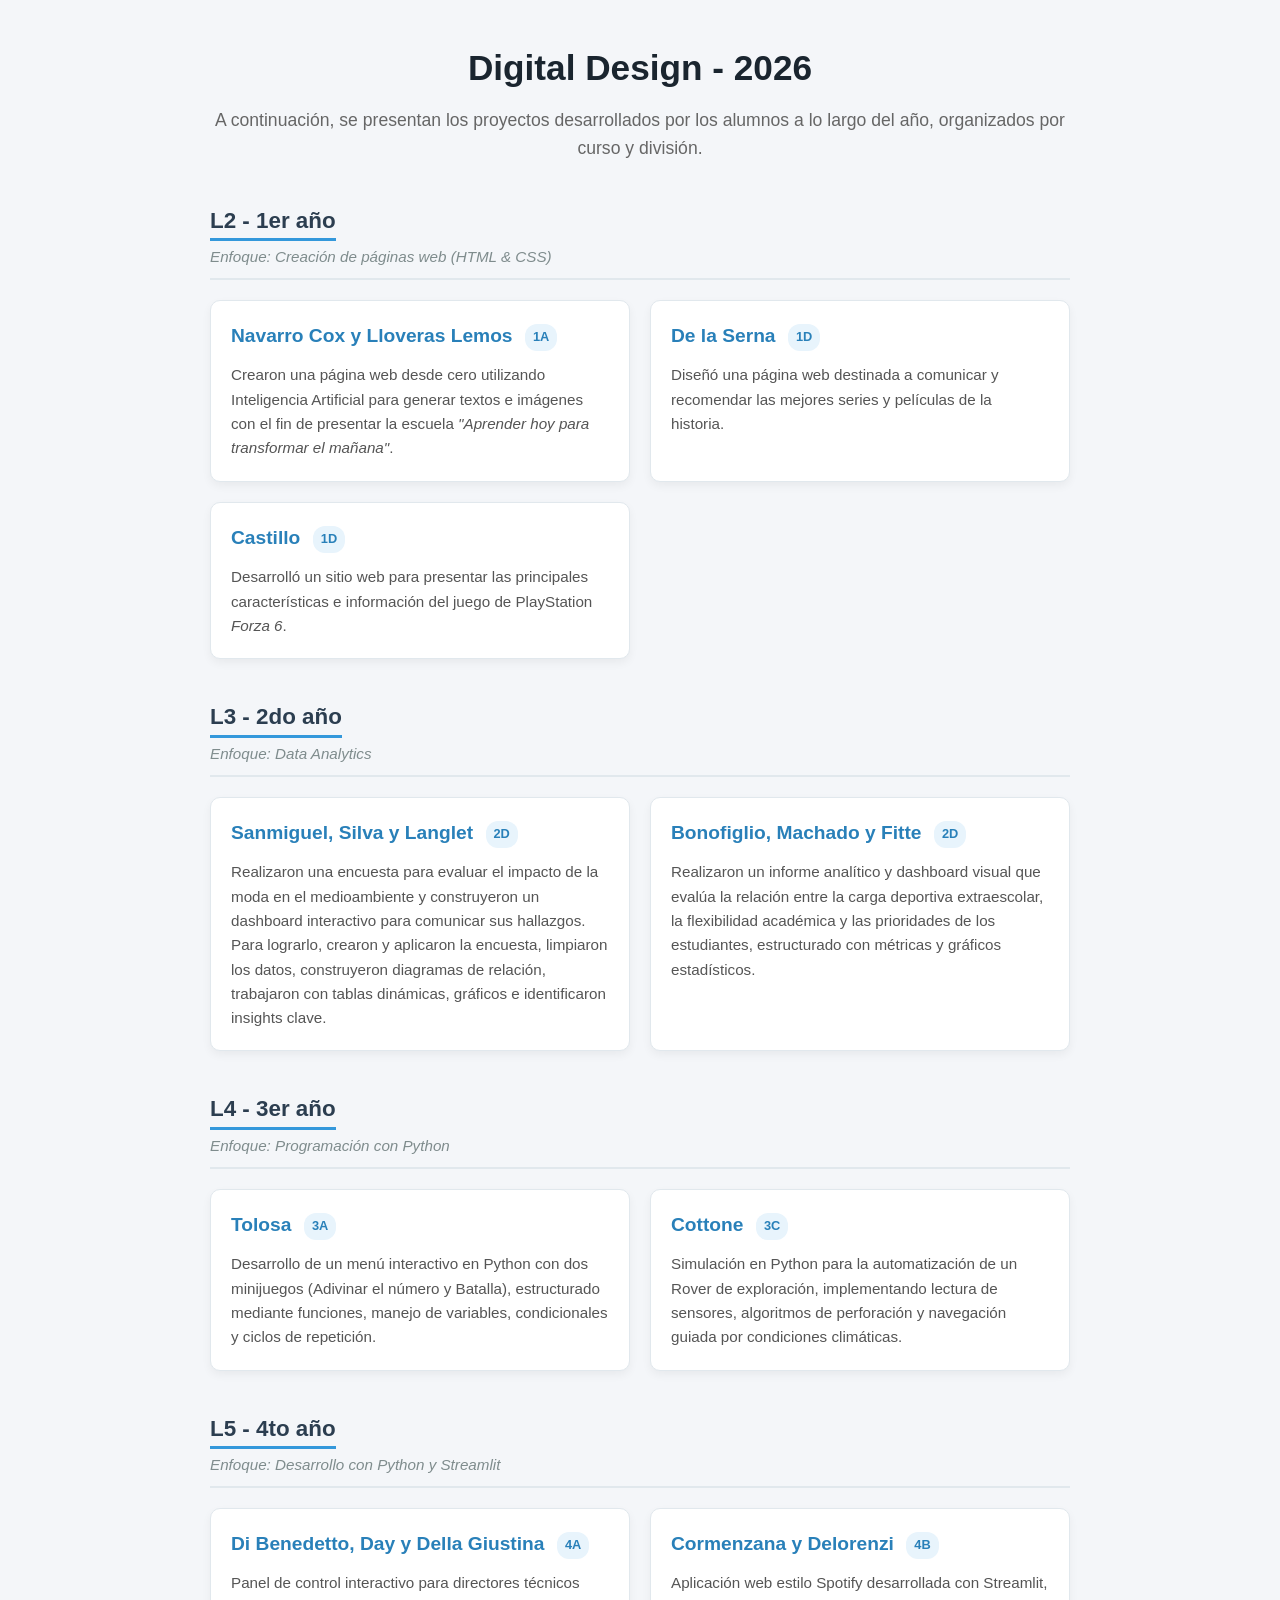
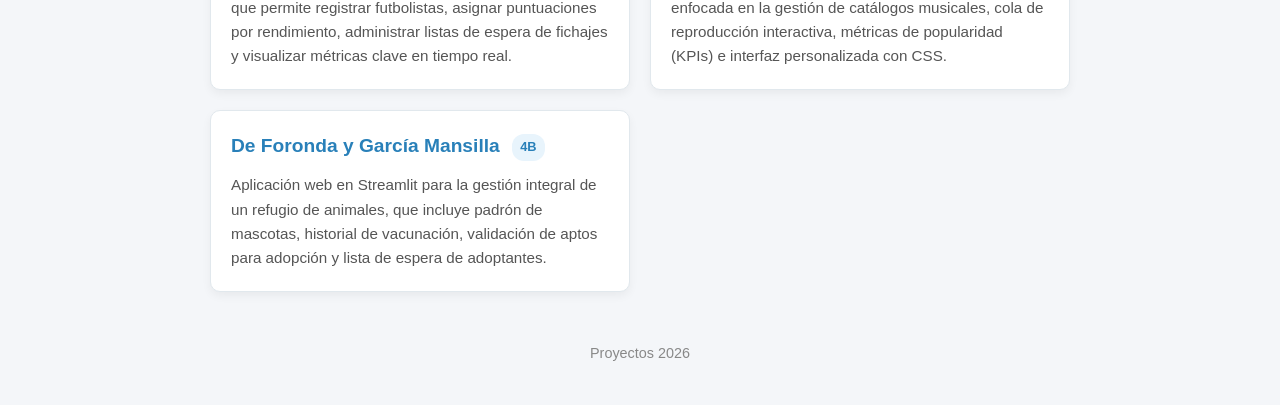
<file: index.html>
<!DOCTYPE html>
<html lang="es">
<head>
    <meta charset="UTF-8">
    <meta name="viewport" content="width=device-width, initial-scale=1.0">
    <title>Digital Design 2026</title>
    <style>
        * {
            box-sizing: border-box;
            margin: 0;
            padding: 0;
        }

        body { 
            font-family: 'Segoe UI', Tahoma, Geneva, Verdana, sans-serif; 
            max-width: 900px; 
            margin: 0 auto; 
            padding: 40px 20px; 
            line-height: 1.6; 
            background-color: #f4f6f9;
            color: #333;
        }

        header {
            text-align: center;
            margin-bottom: 40px;
        }

        h1 {
            color: #1a252f;
            font-size: 2.2rem;
            margin-bottom: 10px;
        }

        header p {
            color: #666;
            font-size: 1.1rem;
        }

        /* Secciones por Cursos */
        .seccion-curso {
            margin-bottom: 40px;
        }

        .header-curso {
            margin-bottom: 20px;
            border-bottom: 2px solid #e1e8ed;
            padding-bottom: 8px;
        }

        .titulo-curso {
            display: inline-block;
            font-size: 1.4rem;
            color: #2c3e50;
            border-bottom: 3px solid #3498db;
            margin-bottom: 4px;
        }

        .subtitulo-curso {
            font-size: 0.95rem;
            color: #7f8c8d;
            font-style: italic;
        }

        /* Grilla de Tarjetas */
        .grid-alumnos {
            display: grid;
            grid-template-columns: repeat(auto-fit, minmax(280px, 1fr));
            gap: 20px;
            list-style: none;
            padding: 0;
        }

        .card {
            background-color: #ffffff;
            border-radius: 10px;
            padding: 20px;
            box-shadow: 0 4px 10px rgba(0, 0, 0, 0.05);
            border: 1px solid #e1e8ed;
            transition: transform 0.2s ease, box-shadow 0.2s ease;
            display: flex;
            flex-direction: column;
            justify-content: space-between;
        }

        .card:hover {
            transform: translateY(-4px);
            box-shadow: 0 8px 18px rgba(0, 0, 0, 0.1);
        }

        .card-header {
            margin-bottom: 12px;
        }

        .card-header a { 
            text-decoration: none; 
            color: #2980b9; 
            font-weight: bold; 
            font-size: 1.2rem; 
            display: inline-block;
        }

        .card-header a:hover { 
            color: #16a085; 
            text-decoration: underline; 
        }

        .tag-curso {
            display: inline-block;
            background-color: #e8f4fc;
            color: #2980b9;
            font-size: 0.8rem;
            font-weight: bold;
            padding: 3px 8px;
            border-radius: 12px;
            margin-left: 8px;
            vertical-align: middle;
        }

        .card-descripcion {
            font-size: 0.95rem;
            color: #555;
        }

        .proximamente {
            color: #95a5a6;
            font-size: 0.95rem;
            background: #fff;
            padding: 15px;
            border-radius: 8px;
            border: 1px dashed #ccc;
            text-align: center;
        }

        footer {
            text-align: center;
            margin-top: 50px;
            font-size: 0.9rem;
            color: #888;
        }
    </style>
</head>
<body>

    <header>
        <h1>Digital Design - 2026</h1>
        <p>A continuación, se presentan los proyectos desarrollados por los alumnos a lo largo del año, organizados por curso y división.</p>
    </header>

    <!-- SECCIÓN L2 -->
    <section class="seccion-curso">
        <div class="header-curso">
            <h2 class="titulo-curso">L2 - 1er año</h2>
            <p class="subtitulo-curso">Enfoque: Creación de páginas web (HTML & CSS)</p>
        </div>
        
        <ul class="grid-alumnos">
            <li class="card">
                <div>
                    <div class="card-header">
                        <a href="L2/Trabajo_Alumno3/index.html">Navarro Cox y Lloveras Lemos</a>
                        <span class="tag-curso">1A</span>
                    </div>
                    <p class="card-descripcion">
                        Crearon una página web desde cero utilizando Inteligencia Artificial para generar textos e imágenes con el fin de presentar la escuela <em>"Aprender hoy para transformar el mañana"</em>.
                    </p>
                </div>
            </li>

            <li class="card">
                <div>
                    <div class="card-header">
                        <a href="L2/Trabajo_Alumno1/index.html">De la Serna</a>
                        <span class="tag-curso">1D</span>
                    </div>
                    <p class="card-descripcion">
                        Diseñó una página web destinada a comunicar y recomendar las mejores series y películas de la historia.
                    </p>
                </div>
            </li>

            <li class="card">
                <div>
                    <div class="card-header">
                        <a href="L2/Trabajo_Alumno2/index.html">Castillo</a>
                        <span class="tag-curso">1D</span>
                    </div>
                    <p class="card-descripcion">
                        Desarrolló un sitio web para presentar las principales características e información del juego de PlayStation <em>Forza 6</em>.
                    </p>
                </div>
            </li>
        </ul>
    </section>

    <!-- SECCIÓN L3 -->
    <section class="seccion-curso">
        <div class="header-curso">
            <h2 class="titulo-curso">L3 - 2do año</h2>
            <p class="subtitulo-curso">Enfoque: Data Analytics</p>
        </div>
        
        <ul class="grid-alumnos">
            <li class="card">
                <div>
                    <div class="card-header">
                        <a href="L3/Grupo_1/index.html">Sanmiguel, Silva y Langlet</a>
                        <span class="tag-curso">2D</span>
                    </div>
                    <p class="card-descripcion">
                        Realizaron una encuesta para evaluar el impacto de la moda en el medioambiente y construyeron un dashboard interactivo para comunicar sus hallazgos. Para lograrlo, crearon y aplicaron la encuesta, limpiaron los datos, construyeron diagramas de relación, trabajaron con tablas dinámicas, gráficos e identificaron insights clave.
                    </p>
                </div>
            </li>
            <li class="card">
                <div>
                    <div class="card-header">
                        <a href="L3/Grupo_2/index.html">Bonofiglio, Machado y Fitte</a>
                        <span class="tag-curso">2D</span>
                    </div>
                    <p class="card-descripcion">
                        Realizaron un informe analítico y dashboard visual que evalúa la relación entre la carga deportiva extraescolar, la flexibilidad académica y las prioridades de los estudiantes, estructurado con métricas y gráficos estadísticos.
                    </p>
                </div>
            </li>
        </ul>
    </section>

    <!-- SECCIÓN L4 -->
    <section class="seccion-curso">
        <div class="header-curso">
            <h2 class="titulo-curso">L4 - 3er año</h2>
            <p class="subtitulo-curso">Enfoque: Programación con Python</p>
        </div>
        <ul class="grid-alumnos">
            <li class="card">
                <div>
                    <div class="card-header">
                        <a href="L4/Grupo_1/index.html">Tolosa</a>
                        <span class="tag-curso">3A</span>
                    </div>
                    <p class="card-descripcion">
                        Desarrollo de un menú interactivo en Python con dos minijuegos (Adivinar el número y Batalla), estructurado mediante funciones, manejo de variables, condicionales y ciclos de repetición.
                    </p>
                </div>
            </li>
            <li class="card">
                <div>
                    <div class="card-header">
                        <a href="L4/Grupo_2/index.html">Cottone</a>
                        <span class="tag-curso">3C</span>
                    </div>
                    <p class="card-descripcion">
                        Simulación en Python para la automatización de un Rover de exploración, implementando lectura de sensores, algoritmos de perforación y navegación guiada por condiciones climáticas.
                    </p>
                </div>
            </li>
           
        </ul>
    </section>

    <!-- SECCIÓN L5 -->
    <section class="seccion-curso">
        <div class="header-curso">
            <h2 class="titulo-curso">L5 - 4to año</h2>
            <p class="subtitulo-curso">Enfoque: Desarrollo con Python y Streamlit</p>
        </div>
        <ul class="grid-alumnos">
            <li class="card">
                <div>
                    <div class="card-header">
                        <a href="https://digitaldesign2026-grupo1-l5.streamlit.app/" target="_blank">Di Benedetto, Day y Della Giustina</a>
                        <span class="tag-curso">4A</span>
                    </div>
                    <p class="card-descripcion">
                        Panel de control interactivo para directores técnicos que permite registrar futbolistas, asignar puntuaciones por rendimiento, administrar listas de espera de fichajes y visualizar métricas clave en tiempo real.
                    </p>
                </div>
            </li>
            <li class="card">
                <div>
                    <div class="card-header">
                        <a href="https://digitaldesign2026-grupo2-l5.streamlit.app/" target="_blank">Cormenzana y Delorenzi</a>
                        <span class="tag-curso">4B</span>
                    </div>
                    <p class="card-descripcion">
                        Aplicación web estilo Spotify desarrollada con Streamlit, enfocada en la gestión de catálogos musicales, cola de reproducción interactiva, métricas de popularidad (KPIs) e interfaz personalizada con CSS.
                    </p>
                </div>
            </li>
            <li class="card">
                <div>
                    <div class="card-header">
                        <a href="https://digitaldesign2026-grupo3-l5.streamlit.app/" target="_blank">De Foronda y García Mansilla</a>
                        <span class="tag-curso">4B</span>
                    </div>
                    <p class="card-descripcion">
                        Aplicación web en Streamlit para la gestión integral de un refugio de animales, que incluye padrón de mascotas, historial de vacunación, validación de aptos para adopción y lista de espera de adoptantes.
                    </p>
                </div>
            </li>
            
        </ul>
    </section>

    <footer>
        <p>Proyectos 2026</p>
    </footer>

</body>
</html>
</file>
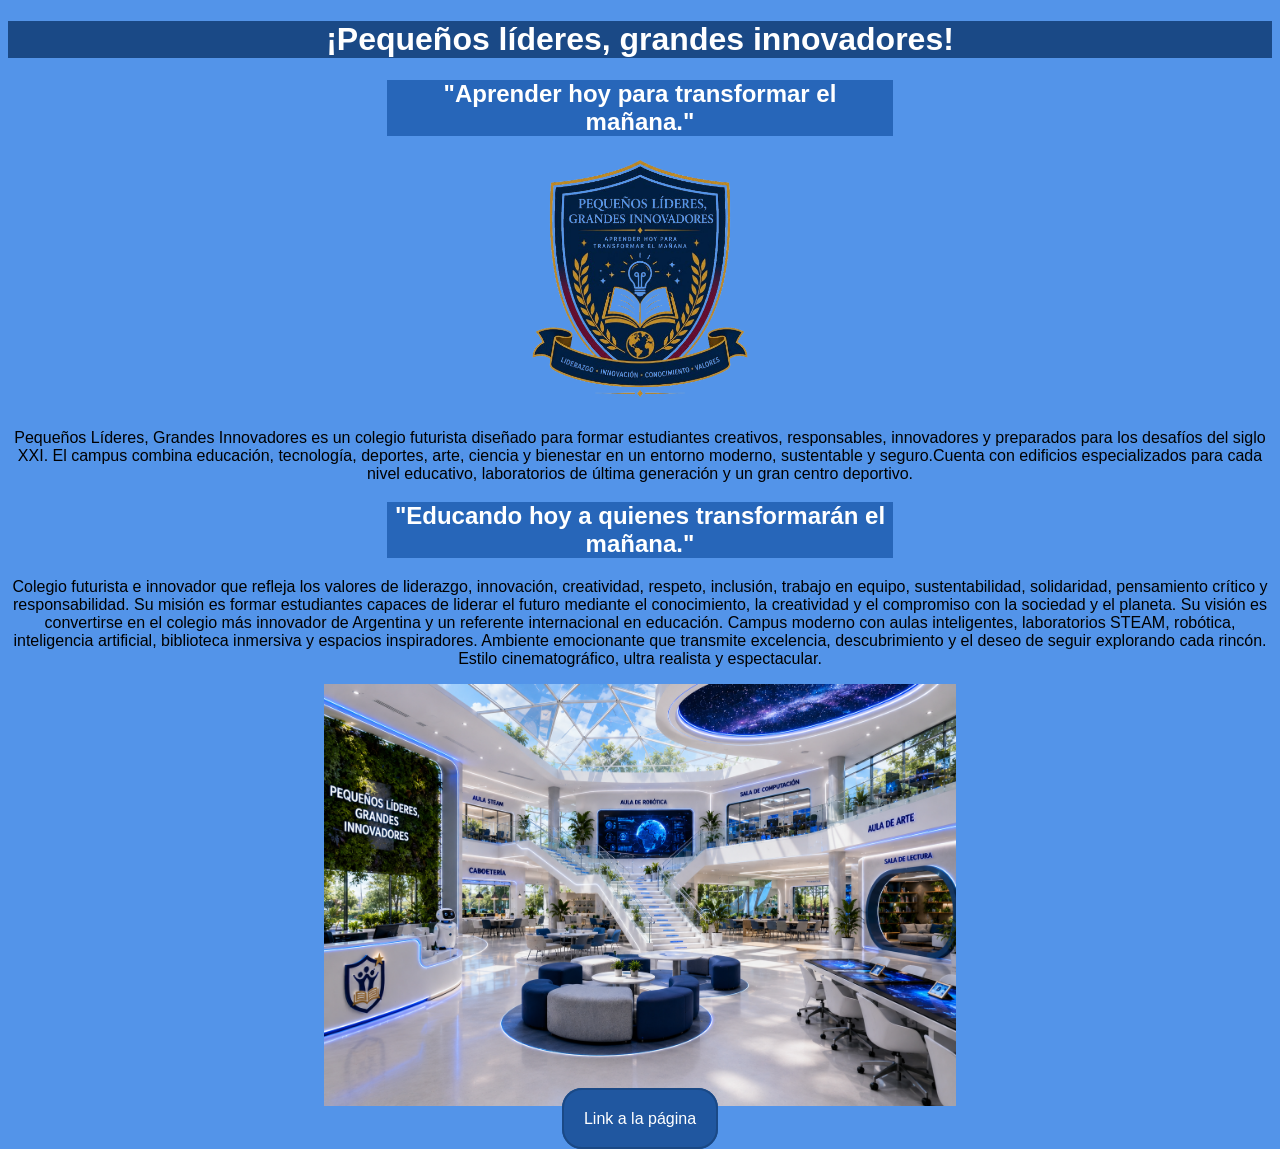
<file: L2/Trabajo Alumno 3/index.html>
<!DOCTYPE html>
<html lang="en">
<head>
    <meta charset="UTF-8">
    <meta name="viewport" content="width=device-width, initial-scale=1.0">
    <title>Mi escuela del futuro</title>
    <link rel="stylesheet" href="style.css">
</head>
<body>
    <header>
        <h1>¡Pequeños líderes, grandes innovadores!</h1>
    </header>

    <main>
        <h2>"Aprender hoy para transformar el mañana."</h2>
        <img src="imagen 7.png" alt="">
        <p>

         Pequeños Líderes, Grandes Innovadores es un colegio futurista diseñado para formar estudiantes creativos,
         responsables, innovadores y preparados para los desafíos del siglo XXI.
         El campus combina educación, tecnología, deportes, arte, ciencia y bienestar en un entorno moderno, 
         sustentable y seguro.Cuenta con edificios especializados para cada nivel educativo, laboratorios de última
         generación y un gran centro deportivo.

        </p>
       

        <h2>"Educando hoy a quienes transformarán el mañana."</h2>
       <p>Colegio futurista e innovador que refleja los valores de liderazgo, innovación, creatividad, respeto, inclusión, 
        trabajo en equipo, sustentabilidad, solidaridad, pensamiento crítico y responsabilidad. Su misión es formar
         estudiantes capaces de liderar el futuro mediante el conocimiento, la creatividad y el compromiso con la sociedad 
         y el planeta. Su visión es convertirse en el colegio más innovador de Argentina y un referente internacional en 
         educación. Campus moderno con aulas inteligentes, laboratorios STEAM, robótica, inteligencia artificial, biblioteca
         inmersiva y espacios inspiradores. Ambiente emocionante que transmite excelencia, 
        descubrimiento y el deseo de seguir explorando cada rincón. Estilo cinematográfico, ultra realista y espectacular.
    </p>
    <div class="imagenes2">

        <img src="imagen 6.png" alt="" class="imagen6">

    </div>

    
    </main>






    <footer>
        <a href="index1.html">Link a la página</a>
    </footer>






</body>
</html>
</file>
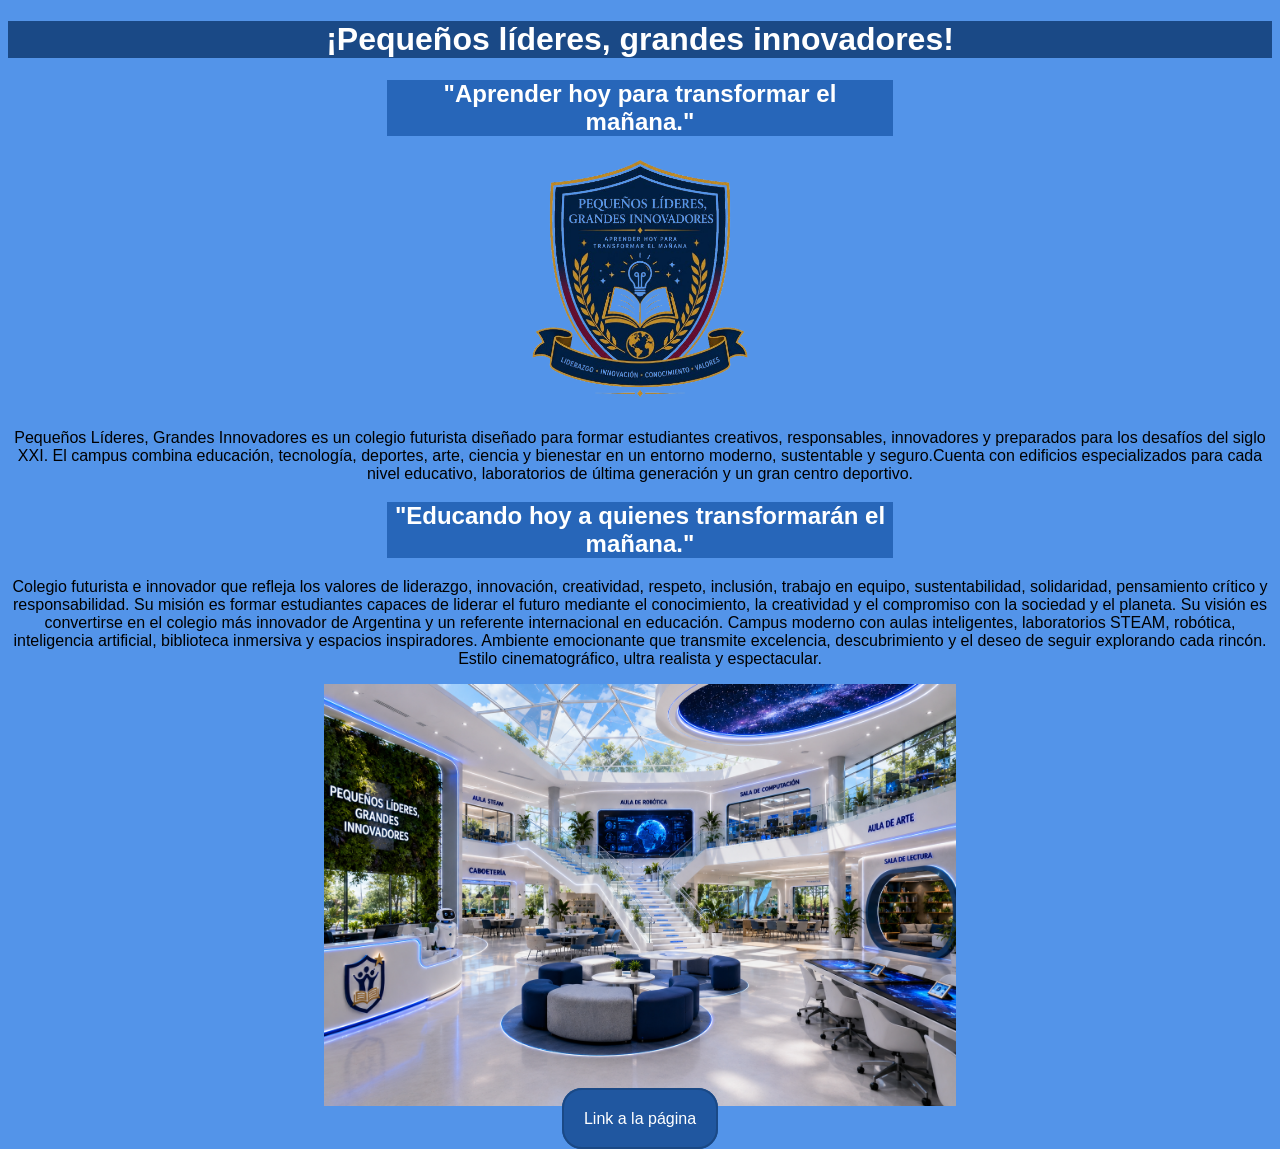
<file: L2/Trabajo_Alumno3/index.html>
<!DOCTYPE html>
<html lang="en">
<head>
    <meta charset="UTF-8">
    <meta name="viewport" content="width=device-width, initial-scale=1.0">
    <title>Mi escuela del futuro - L2</title>
    <link rel="stylesheet" href="style.css">
</head>
<body>
    <header>
        <h1>¡Pequeños líderes, grandes innovadores!</h1>
    </header>

    <main>
        <h2>"Aprender hoy para transformar el mañana."</h2>
        <img src="imagen 7.png" alt="">
        <p>

         Pequeños Líderes, Grandes Innovadores es un colegio futurista diseñado para formar estudiantes creativos,
         responsables, innovadores y preparados para los desafíos del siglo XXI.
         El campus combina educación, tecnología, deportes, arte, ciencia y bienestar en un entorno moderno, 
         sustentable y seguro.Cuenta con edificios especializados para cada nivel educativo, laboratorios de última
         generación y un gran centro deportivo.

        </p>
       

        <h2>"Educando hoy a quienes transformarán el mañana."</h2>
       <p>Colegio futurista e innovador que refleja los valores de liderazgo, innovación, creatividad, respeto, inclusión, 
        trabajo en equipo, sustentabilidad, solidaridad, pensamiento crítico y responsabilidad. Su misión es formar
         estudiantes capaces de liderar el futuro mediante el conocimiento, la creatividad y el compromiso con la sociedad 
         y el planeta. Su visión es convertirse en el colegio más innovador de Argentina y un referente internacional en 
         educación. Campus moderno con aulas inteligentes, laboratorios STEAM, robótica, inteligencia artificial, biblioteca
         inmersiva y espacios inspiradores. Ambiente emocionante que transmite excelencia, 
        descubrimiento y el deseo de seguir explorando cada rincón. Estilo cinematográfico, ultra realista y espectacular.
    </p>
    <div class="imagenes2">

        <img src="imagen 6.png" alt="" class="imagen6">

    </div>

    
    </main>






    <footer>
        <a href="index1.html">Link a la página</a>
    </footer>






</body>
</html>
</file>
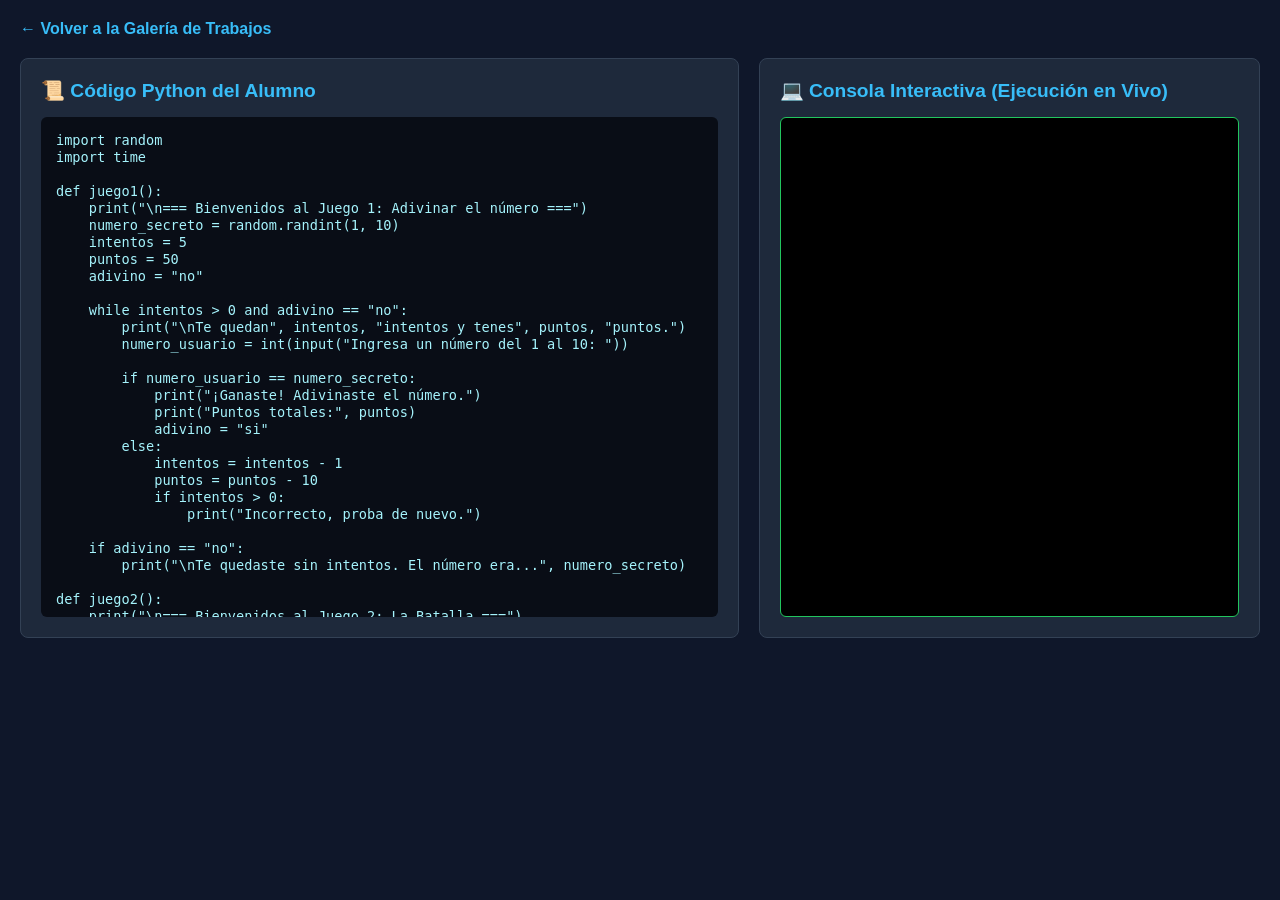
<file: L4/Grupo 1/index.html>
<!DOCTYPE html>
<html lang="es">
<head>
    <meta charset="UTF-8">
    <meta name="viewport" content="width=device-width, initial-scale=1.0">
    <title>Arcade Python - Trabajo de Alumno</title>
    
    <!-- Librerías para ejecutar Python en el navegador -->
    <link rel="stylesheet" href="https://pyscript.net/releases/2024.1.1/core.css">
    <script type="module" src="https://pyscript.net/releases/2024.1.1/core.js"></script>

    <style>
        * { box-sizing: border-box; margin: 0; padding: 0; }
        body { font-family: 'Segoe UI', Tahoma, Geneva, Verdana, sans-serif; background-color: #0f172a; color: #f8fafc; padding: 20px; }
        
        .header-volver { margin-bottom: 20px; }
        .header-volver a { color: #38bdf8; text-decoration: none; font-weight: bold; }
        .header-volver a:hover { text-decoration: underline; }

        .contenedor { display: grid; grid-template-columns: 1fr 1fr; gap: 20px; max-width: 1400px; margin: 0 auto; }
        @media (max-width: 900px) { .contenedor { grid-template-columns: 1fr; } }

        .panel { background-color: #1e293b; border-radius: 8px; padding: 20px; border: 1px solid #334155; }
        h2 { color: #38bdf8; margin-bottom: 15px; font-size: 1.2rem; }

        /* Estilo para el código */
        pre { background-color: #090d16; padding: 15px; border-radius: 6px; overflow-x: auto; color: #a5f3fc; font-family: 'Courier New', Courier, monospace; font-size: 0.85rem; height: 500px; }

        /* Estilo para simular la consola */
        .consola-box { background-color: #000000; color: #00ff66; padding: 15px; border-radius: 6px; font-family: 'Courier New', Courier, monospace; min-height: 500px; border: 1px solid #22c55e; }
    </style>
</head>
<body>

    <div class="header-volver">
        <a href="../index.html">← Volver a la Galería de Trabajos</a>
    </div>

    <div class="contenedor">
        <!-- LADO IZQUIERDO: CÓDIGO FUENTE -->
        <div class="panel">
            <h2>📜 Código Python del Alumno</h2>
            <pre><code>import random
import time

def juego1():
    print("\n=== Bienvenidos al Juego 1: Adivinar el número ===")
    numero_secreto = random.randint(1, 10)
    intentos = 5
    puntos = 50
    adivino = "no"
    
    while intentos > 0 and adivino == "no":
        print("\nTe quedan", intentos, "intentos y tenes", puntos, "puntos.")
        numero_usuario = int(input("Ingresa un número del 1 al 10: "))
        
        if numero_usuario == numero_secreto:
            print("¡Ganaste! Adivinaste el número.")
            print("Puntos totales:", puntos)
            adivino = "si"
        else:
            intentos = intentos - 1
            puntos = puntos - 10
            if intentos > 0:
                print("Incorrecto, proba de nuevo.")
                
    if adivino == "no":
        print("\nTe quedaste sin intentos. El número era...", numero_secreto)

def juego2():
    print("\n=== Bienvenidos al Juego 2: La Batalla ===")
    vida_jugador = 100
    vida_cpu = 100
    
    while vida_jugador > 0 and vida_cpu > 0:
        print("\n--------------------------------")
        print("Tu vida:", vida_jugador)
        print("Vida de la CPU:", vida_cpu)
        print("--------------------------------")
        
        print("¿Que queres hacer?")
        print("1 - Atacar")
        print("2 - Curar")
        opcion_jugador = int(input("Elegi una opcion (1 o 2): "))
        
        if opcion_jugador == 1:
            danio = random.randint(10, 50)
            vida_cpu = vida_cpu - danio
            print("Atacaste a la CPU y le quitaste", danio, "de vida!")
        elif opcion_jugador == 2:
            curacion = random.randint(1, 20)
            vida_jugador = vida_jugador + curacion
            print("Te curaste", curacion, "puntos de vida!")
        else:
            print("Opcion invalida, perdiste el turno.")
            
        time.sleep(1)
        
        if vida_cpu > 0:
            accion_cpu = random.randint(1, 2)
            if accion_cpu == 1:
                danio_cpu = random.randint(10, 50)
                vida_jugador = vida_jugador - danio_cpu
                print("La CPU te ataco y te quito", danio_cpu, "de vida!")
            else:
                curacion_cpu = random.randint(1, 20)
                vida_cpu = vida_cpu + curacion_cpu
                print("La CPU se curo", curacion_cpu, "puntos de vida!")
                
        time.sleep(1)

    print("\n=========================")
    if vida_jugador > 0:
        print("¡Victoria! Derrotaste a la CPU")
    else:
        print("Game Over. La CPU ha ganado")
    print("=========================")

def comenzarJuego():
    print("-- Bienvenido a Arcade Python --")
    continuar = "si"
    
    while continuar == "si":
        print("\nTenemos estos juegos disponibles:")
        print("1 - Juego 1: Adivinar el número")
        print("2 - Juego 2: La Batalla")
        print("3 - Salir del Arcade")
        
        opcion_input = input("\nIngresa el numero de opcion: ")
        
        if opcion_input.isdigit():
            opcion = int(opcion_input)
            if opcion == 1:
                juego1()
            elif opcion == 2:
                juego2()
            elif opcion == 3:
                continuar = "no"
                break
            else:
                print("Error: Opción no válida")
        else:
            print("Error: Opción no válida")
            
        if continuar != "no":
            respuesta = input("\n¿Querés elegir otro juego? (si/no): ").lower()
            if respuesta != "si":
                continuar = "no"

    print("\nGracias por jugar en Arcade Python. ¡Te esperamos pronto!")

comenzarJuego()</code></pre>
        </div>

        <!-- LADO DERECHO: EJECUCIÓN EN VIVO -->
        <div class="panel">
            <h2>💻 Consola Interactiva (Ejecución en Vivo)</h2>
            <div class="consola-box">
                <!-- Código ejecutable por PyScript -->
                <script type="py" terminal>
import random
import time

def juego1():
    print("\n=== Bienvenidos al Juego 1: Adivinar el número ===")
    numero_secreto = random.randint(1, 10)
    intentos = 5
    puntos = 50
    adivino = "no"
    
    while intentos > 0 and adivino == "no":
        print("\nTe quedan", intentos, "intentos y tenes", puntos, "puntos.")
        numero_usuario = int(input("Ingresa un número del 1 al 10: "))
        
        if numero_usuario == numero_secreto:
            print("¡Ganaste! Adivinaste el número.")
            print("Puntos totales:", puntos)
            adivino = "si"
        else:
            intentos = intentos - 1
            puntos = puntos - 10
            if intentos > 0:
                print("Incorrecto, proba de nuevo.")
                
    if adivino == "no":
        print("\nTe quedaste sin intentos. El número era...", numero_secreto)

def juego2():
    print("\n=== Bienvenidos al Juego 2: La Batalla ===")
    vida_jugador = 100
    vida_cpu = 100
    
    while vida_jugador > 0 and vida_cpu > 0:
        print("\n--------------------------------")
        print("Tu vida:", vida_jugador)
        print("Vida de la CPU:", vida_cpu)
        print("--------------------------------")
        
        print("¿Que queres hacer?")
        print("1 - Atacar")
        print("2 - Curar")
        opcion_jugador = int(input("Elegi una opcion (1 o 2): "))
        
        if opcion_jugador == 1:
            danio = random.randint(10, 50)
            vida_cpu = vida_cpu - danio
            print("Atacaste a la CPU y le quitaste", danio, "de vida!")
        elif opcion_jugador == 2:
            curacion = random.randint(1, 20)
            vida_jugador = vida_jugador + curacion
            print("Te curaste", curacion, "puntos de vida!")
        else:
            print("Opcion invalida, perdiste el turno.")
            
        time.sleep(0.5)
        
        if vida_cpu > 0:
            accion_cpu = random.randint(1, 2)
            if accion_cpu == 1:
                danio_cpu = random.randint(10, 50)
                vida_jugador = vida_jugador - danio_cpu
                print("La CPU te ataco y te quito", danio_cpu, "de vida!")
            else:
                curacion_cpu = random.randint(1, 20)
                vida_cpu = vida_cpu + curacion_cpu
                print("La CPU se curo", curacion_cpu, "puntos de vida!")
                
        time.sleep(0.5)

    print("\n=========================")
    if vida_jugador > 0:
        print("¡Victoria! Derrotaste a la CPU")
    else:
        print("Game Over. La CPU ha ganado")
    print("=========================")

def comenzarJuego():
    print("-- Bienvenido a Arcade Python --")
    continuar = "si"
    
    while continuar == "si":
        print("\nTenemos estos juegos disponibles:")
        print("1 - Juego 1: Adivinar el número")
        print("2 - Juego 2: La Batalla")
        print("3 - Salir del Arcade")
        
        opcion_input = input("\nIngresa el numero de opcion: ")
        
        if opcion_input.isdigit():
            opcion = int(opcion_input)
            if opcion == 1:
                juego1()
            elif opcion == 2:
                juego2()
            elif opcion == 3:
                continuar = "no"
                break
            else:
                print("Error: Opción no válida")
        else:
            print("Error: Opción no válida")
            
        if continuar != "no":
            respuesta = input("\n¿Querés elegir otro juego? (si/no): ").lower()
            if respuesta != "si":
                continuar = "no"

    print("\nGracias por jugar en Arcade Python. ¡Te esperamos pronto!")

comenzarJuego()
                </script>
            </div>
        </div>
    </div>

</body>
</html>
</file>
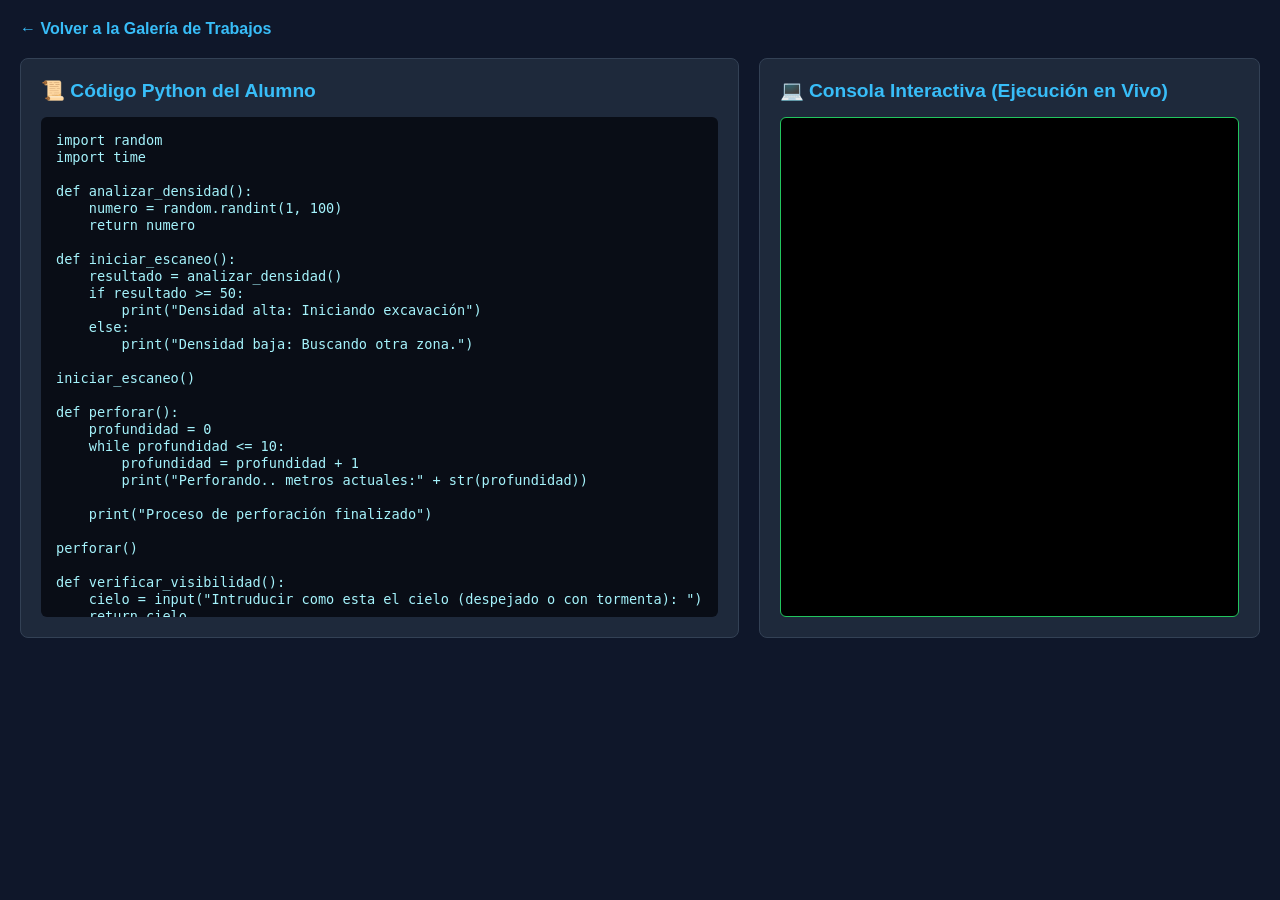
<file: L4/Grupo 2/index.html>
<!DOCTYPE html>
<html lang="es">
<head>
    <meta charset="UTF-8">
    <meta name="viewport" content="width=device-width, initial-scale=1.0">
    <title>Sistema del Rover - Trabajo de Alumno</title>
    
    <!-- Librerías para ejecutar Python en el navegador -->
    <link rel="stylesheet" href="https://pyscript.net/releases/2024.1.1/core.css">
    <script type="module" src="https://pyscript.net/releases/2024.1.1/core.js"></script>

    <style>
        * { box-sizing: border-box; margin: 0; padding: 0; }
        body { font-family: 'Segoe UI', Tahoma, Geneva, Verdana, sans-serif; background-color: #0f172a; color: #f8fafc; padding: 20px; }
        
        .header-volver { margin-bottom: 20px; }
        .header-volver a { color: #38bdf8; text-decoration: none; font-weight: bold; }
        .header-volver a:hover { text-decoration: underline; }

        .contenedor { display: grid; grid-template-columns: 1fr 1fr; gap: 20px; max-width: 1400px; margin: 0 auto; }
        @media (max-width: 900px) { .contenedor { grid-template-columns: 1fr; } }

        .panel { background-color: #1e293b; border-radius: 8px; padding: 20px; border: 1px solid #334155; }
        h2 { color: #38bdf8; margin-bottom: 15px; font-size: 1.2rem; }

        /* Estilo para el código */
        pre { background-color: #090d16; padding: 15px; border-radius: 6px; overflow-x: auto; color: #a5f3fc; font-family: 'Courier New', Courier, monospace; font-size: 0.85rem; height: 500px; }

        /* Estilo para simular la consola */
        .consola-box { background-color: #000000; color: #00ff66; padding: 15px; border-radius: 6px; font-family: 'Courier New', Courier, monospace; min-height: 500px; border: 1px solid #22c55e; }
    </style>
</head>
<body>

    <div class="header-volver">
        <a href="../../index.html">← Volver a la Galería de Trabajos</a>
    </div>

    <div class="contenedor">
        <!-- LADO IZQUIERDO: CÓDIGO FUENTE -->
        <div class="panel">
            <h2>📜 Código Python del Alumno</h2>
            <pre><code>import random
import time

def analizar_densidad():
    numero = random.randint(1, 100)
    return numero

def iniciar_escaneo():
    resultado = analizar_densidad()
    if resultado >= 50:
        print("Densidad alta: Iniciando excavación")
    else:
        print("Densidad baja: Buscando otra zona.")

iniciar_escaneo()
        
def perforar():
    profundidad = 0
    while profundidad <= 10:
        profundidad = profundidad + 1
        print("Perforando.. metros actuales:" + str(profundidad))
        
    print("Proceso de perforación finalizado")

perforar()
        
def verificar_visibilidad():
    cielo = input("Intruducir como esta el cielo (despejado o con tormenta): ")
    return cielo

def navegar_a_base():
    kilometros_recorridos = 0 
    objetivo = 3
    print("Iniciando sistema de navegación automática...")
    while kilometros_recorridos < objetivo:
        respuesta_c = verificar_visibilidad()
        if respuesta_c == "despejado":
            kilometros_recorridos = kilometros_recorridos + 1
            print("Avanzando…")
            time.sleep(1)
        else:
            print("Tormenta detectada, esperando...")
            time.sleep(1)
    print("¡Misión cumplida! El Rover ha llegado a la base a salvo.")

navegar_a_base()</code></pre>
        </div>

        <!-- LADO DERECHO: EJECUCIÓN EN VIVO -->
        <div class="panel">
            <h2>💻 Consola Interactiva (Ejecución en Vivo)</h2>
            <div class="consola-box">
                <!-- Código ejecutable por PyScript -->
                <script type="py" terminal>
import random
import time

def analizar_densidad():
    numero = random.randint(1, 100)
    return numero

def iniciar_escaneo():
    resultado = analizar_densidad()
    if resultado >= 50:
        print("Densidad alta: Iniciando excavación")
    else:
        print("Densidad baja: Buscando otra zona.")

iniciar_escaneo()

def perforar():
    profundidad = 0
    while profundidad <= 10:
        profundidad = profundidad + 1
        print("Perforando.. metros actuales:" + str(profundidad))
        
    print("Proceso de perforación finalizado")

perforar()

def verificar_visibilidad():
    cielo = input("Intruducir como esta el cielo (despejado o con tormenta): ")
    return cielo

def navegar_a_base():
    kilometros_recorridos = 0 
    objetivo = 3
    print("Iniciando sistema de navegación automática...")
    while kilometros_recorridos < objetivo:
        respuesta_c = verificar_visibilidad()
        if respuesta_c == "despejado":
            kilometros_recorridos = kilometros_recorridos + 1
            print("Avanzando…")
            time.sleep(0.5)
        else:
            print("Tormenta detectada, esperando...")
            time.sleep(0.5)
    print("¡Misión cumplida! El Rover ha llegado a la base a salvo.")

navegar_a_base()
                </script>
            </div>
        </div>
    </div>

</body>
</html>
</file>
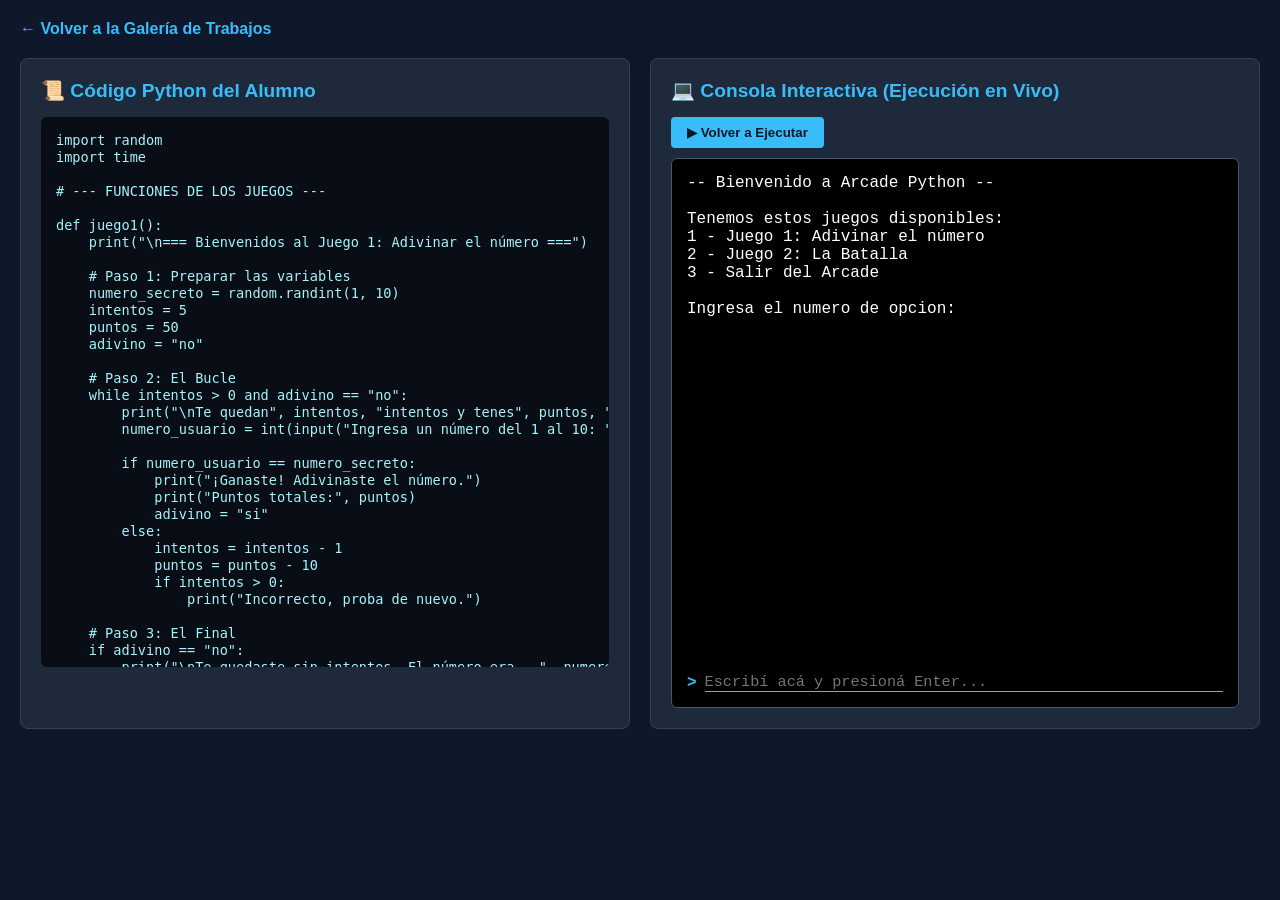
<file: L4/Grupo_1/index.html>
<!DOCTYPE html>
<html lang="es">
<head>
    <meta charset="UTF-8">
    <meta name="viewport" content="width=device-width, initial-scale=1.0">
    <title>Arcade Python - Trabajo de Alumno</title>
    <style>
        * { box-sizing: border-box; margin: 0; padding: 0; }
        html, body { width: 100%; overflow-x: hidden; }
        body { font-family: 'Segoe UI', Tahoma, Geneva, Verdana, sans-serif; background-color: #0f172a; color: #f8fafc; padding: 20px; }
        
        .header-volver { margin-bottom: 20px; }
        .header-volver a { color: #38bdf8; text-decoration: none; font-weight: bold; }
        .header-volver a:hover { text-decoration: underline; }

        .contenedor { 
            display: grid; 
            grid-template-columns: 1fr 1fr; 
            gap: 20px; 
            width: 100%; 
            max-width: 100%; 
            margin: 0 auto; 
        }
        
        @media (max-width: 900px) { 
            .contenedor { grid-template-columns: 1fr; } 
        }

        .panel { 
            background-color: #1e293b; 
            border-radius: 8px; 
            padding: 20px; 
            border: 1px solid #334155; 
            min-width: 0;
            width: 100%;
        }
        
        h2 { color: #38bdf8; margin-bottom: 15px; font-size: 1.2rem; }

        /* Estilo para el código */
        pre { 
            background-color: #090d16; 
            padding: 15px; 
            border-radius: 6px; 
            overflow-x: auto; 
            color: #a5f3fc; 
            font-family: 'Courier New', Courier, monospace; 
            font-size: 0.85rem; 
            height: 550px; 
            width: 100%;
        }

        /* Estilo para simular la consola */
        .consola-box { 
            background-color: #000000; 
            border-radius: 6px; 
            height: 550px; 
            border: 1px solid #475569; 
            width: 100%;
            max-width: 100%;
            padding: 15px;
            font-family: 'Courier New', Courier, monospace;
            color: #ffffff; /* Letra blanca */
            display: flex;
            flex-direction: column;
        }

        .consola-salida {
            flex-grow: 1;
            overflow-y: auto;
            white-space: pre-wrap;
            margin-bottom: 10px;
        }

        .consola-input-area {
            display: flex;
            gap: 8px;
            align-items: center;
        }

        .consola-input-area span {
            color: #38bdf8;
            font-weight: bold;
        }

        .consola-input-area input {
            background: transparent;
            border: none;
            border-bottom: 1px solid #38bdf8;
            color: #ffffff;
            font-family: inherit;
            font-size: 0.95rem;
            outline: none;
            flex-grow: 1;
        }

        .btn-ejecutar {
            background-color: #38bdf8;
            color: #0f172a;
            border: none;
            padding: 8px 16px;
            font-weight: bold;
            border-radius: 4px;
            cursor: pointer;
            margin-bottom: 10px;
        }
        .btn-ejecutar:hover { background-color: #0284c7; color: #fff; }
    </style>
</head>
<body>

    <div class="header-volver">
        <a href="../../index.html">← Volver a la Galería de Trabajos</a>
    </div>

    <div class="contenedor">
        <!-- LADO IZQUIERDO: CÓDIGO FUENTE DE PYTHON DEL ALUMNO -->
        <div class="panel">
            <h2>📜 Código Python del Alumno</h2>
            <pre><code>import random
import time

# --- FUNCIONES DE LOS JUEGOS ---

def juego1():
    print("\n=== Bienvenidos al Juego 1: Adivinar el número ===")
    
    # Paso 1: Preparar las variables
    numero_secreto = random.randint(1, 10)
    intentos = 5
    puntos = 50
    adivino = "no"
    
    # Paso 2: El Bucle
    while intentos > 0 and adivino == "no":
        print("\nTe quedan", intentos, "intentos y tenes", puntos, "puntos.")
        numero_usuario = int(input("Ingresa un número del 1 al 10: "))
        
        if numero_usuario == numero_secreto:
            print("¡Ganaste! Adivinaste el número.")
            print("Puntos totales:", puntos)
            adivino = "si"
        else:
            intentos = intentos - 1
            puntos = puntos - 10
            if intentos > 0:
                print("Incorrecto, proba de nuevo.")
                
    # Paso 3: El Final
    if adivino == "no":
        print("\nTe quedaste sin intentos. El número era...", numero_secreto)


def juego2():
    print("\n=== Bienvenidos al Juego 2: La Batalla ===")
    
    # Paso 1: Variables iniciales
    vida_jugador = 100
    vida_cpu = 100
    
    # Paso 2: Bucle de la batalla
    while vida_jugador > 0 and vida_cpu > 0:
        print("\n--------------------------------")
        print("Tu vida:", vida_jugador)
        print("Vida de la CPU:", vida_cpu)
        print("--------------------------------")
        
        # Turno del Jugador
        print("¿Que queres hacer?")
        print("1 - Atacar")
        print("2 - Curar")
        opcion_jugador = int(input("Elegi una opcion (1 o 2): "))
        
        if opcion_jugador == 1:
            danio = random.randint(10, 50)
            vida_cpu = vida_cpu - danio
            print("Atacaste a la CPU y le quitaste", danio, "de vida!")
        elif opcion_jugador == 2:
            curacion = random.randint(1, 20)
            vida_jugador = vida_jugador + curacion
            print("Te curaste", curacion, "puntos de vida!")
        else:
            print("Opcion invalida, perdiste el turno.")
            
        time.sleep(1)
        
        # Turno de la CPU (si sigue viva)
        if vida_cpu > 0:
            accion_cpu = random.randint(1, 2)
            if accion_cpu == 1:
                danio_cpu = random.randint(10, 50)
                vida_jugador = vida_jugador - danio_cpu
                print("La CPU te ataco y te quito", danio_cpu, "de vida!")
            else:
                curacion_cpu = random.randint(1, 20)
                vida_cpu = vida_cpu + curacion_cpu
                print("La CPU se curo", curacion_cpu, "puntos de vida!")
                
        time.sleep(1)

    # Paso 3: Quien gano
    print("\n=========================")
    if vida_jugador > 0:
        print("¡Victoria! Derrotaste a la CPU")
    else:
        print("Game Over. La CPU ha ganado")
    print("=========================")


# --- ESTRUCTURA PRINCIPAL DEL SISTEMA ---

def comenzarJuego():
    print("-- Bienvenido a Arcade Python --")
    continuar = "si"
    
    while continuar == "si":
        print("\nTenemos estos juegos disponibles:")
        print("1 - Juego 1: Adivinar el número")
        print("2 - Juego 2: La Batalla")
        print("3 - Salir del Arcade")
        
        opcion_input = input("\nIngresa el numero de opcion: ")
        
        if opcion_input.isdigit():
            opcion = int(opcion_input)
            
            if opcion == 1:
                juego1()
            elif opcion == 2:
                juego2()
            elif opcion == 3:
                continuar = "no"
                break
            else:
                print("Error: Opción no válida")
        else:
            print("Error: Opción no válida")
            
        # Si no se eligió salir directamente, pregunta si quiere elegir otro
        if continuar != "no":
            respuesta = input("\n¿Querés elegir otro juego? (si/no): ").lower()
            if respuesta != "si":
                continuar = "no"

    print("\nGracias por jugar en Arcade Python. ¡Te esperamos pronto!")


# Ejecutamos la funcion principal para arrancar
comenzarJuego()</code></pre>
        </div>

        <!-- LADO DERECHO: CONSOLA INTERACTIVA -->
        <div class="panel">
            <h2>💻 Consola Interactiva (Ejecución en Vivo)</h2>
            <button class="btn-ejecutar" onclick="ejecutarPrograma()">▶ Volver a Ejecutar</button>
            <div class="consola-box">
                <div id="salida" class="consola-salida"></div>
                <div class="consola-input-area">
                    <span>&gt;</span>
                    <input type="text" id="inputUsuario" placeholder="Escribí acá y presioná Enter..." disabled onkeydown="manejarInput(event)">
                </div>
            </div>
        </div>
    </div>

    <script>
        const salida = document.getElementById('salida');
        const inputUsuario = document.getElementById('inputUsuario');
        let resolverInput = null;

        function print(texto = "") {
            salida.innerText += texto + "\n";
            salida.scrollTop = salida.scrollHeight;
        }

        function sleep(ms) {
            return new Promise(resolve => setTimeout(resolve, ms));
        }

        function pedirEntrada(mensaje) {
            if (mensaje) print(mensaje);
            inputUsuario.disabled = false;
            inputUsuario.focus();
            return new Promise(resolve => {
                resolverInput = resolve;
            });
        }

        function manejarInput(e) {
            if (e.key === 'Enter') {
                const valor = inputUsuario.value;
                print("> " + valor);
                inputUsuario.value = "";
                inputUsuario.disabled = true;
                if (resolverInput) {
                    resolverInput(valor.trim());
                }
            }
        }

        function randint(min, max) {
            return Math.floor(Math.random() * (max - min + 1)) + min;
        }

        // --- JUEGO 1: ADIVINAR EL NÚMERO ---
        async function juego1() {
            print("\n=== Bienvenidos al Juego 1: Adivinar el número ===");
            
            let numero_secreto = randint(1, 10);
            let intentos = 5;
            let puntos = 50;
            let adivino = "no";
            
            while (intentos > 0 && adivino === "no") {
                print("\nTe quedan " + intentos + " intentos y tenes " + puntos + " puntos.");
                let entrada = await pedirEntrada("Ingresa un número del 1 al 10: ");
                let numero_usuario = parseInt(entrada);
                
                if (numero_usuario === numero_secreto) {
                    print("¡Ganaste! Adivinaste el número.");
                    print("Puntos totales: " + puntos);
                    adivino = "si";
                } else {
                    intentos = intentos - 1;
                    puntos = puntos - 10;
                    if (intentos > 0) {
                        print("Incorrecto, proba de nuevo.");
                        await sleep(1000); // Pausa de 1 segundo antes del siguiente intento
                    }
                }
            }
            
            if (adivino === "no") {
                print("\nTe quedaste sin intentos. El número era... " + numero_secreto);
            }
        }

        // --- JUEGO 2: LA BATALLA ---
        async function juego2() {
            print("\n=== Bienvenidos al Juego 2: La Batalla ===");
            
            let vida_jugador = 100;
            let vida_cpu = 100;
            
            while (vida_jugador > 0 && vida_cpu > 0) {
                print("\n--------------------------------");
                print("Tu vida: " + vida_jugador);
                print("Vida de la CPU: " + vida_cpu);
                print("--------------------------------");
                
                print("¿Que queres hacer?");
                print("1 - Atacar");
                print("2 - Curar");
                let entrada = await pedirEntrada("Elegi una opcion (1 o 2): ");
                let opcion_jugador = parseInt(entrada);
                
                if (opcion_jugador === 1) {
                    let danio = randint(10, 50);
                    vida_cpu = vida_cpu - danio;
                    print("Atacaste a la CPU y le quitaste " + danio + " de vida!");
                } else if (opcion_jugador === 2) {
                    let curacion = randint(1, 20);
                    vida_jugador = vida_jugador + curacion;
                    print("Te curaste " + curacion + " puntos de vida!");
                } else {
                    print("Opcion invalida, perdiste el turno.");
                }
                
                await sleep(1000);
                
                if (vida_cpu > 0) {
                    let accion_cpu = randint(1, 2);
                    if (accion_cpu === 1) {
                        let danio_cpu = randint(10, 50);
                        vida_jugador = vida_jugador - danio_cpu;
                        print("La CPU te ataco y te quito " + danio_cpu + " de vida!");
                    } else {
                        let curacion_cpu = randint(1, 20);
                        vida_cpu = vida_cpu + curacion_cpu;
                        print("La CPU se curo " + curacion_cpu + " puntos de vida!");
                    }
                }
                
                await sleep(1000);
            }
            
            print("\n=========================");
            if (vida_jugador > 0) {
                print("¡Victoria! Derrotaste a la CPU");
            } else {
                print("Game Over. La CPU ha ganado");
            }
            print("=========================");
        }

        // --- ESTRUCTURA PRINCIPAL DEL SISTEMA ---
        async function comenzarJuego() {
            print("-- Bienvenido a Arcade Python --");
            let continuar = "si";
            
            while (continuar === "si") {
                print("\nTenemos estos juegos disponibles:");
                print("1 - Juego 1: Adivinar el número");
                print("2 - Juego 2: La Batalla");
                print("3 - Salir del Arcade");
                
                let opcion_input = await pedirEntrada("\nIngresa el numero de opcion: ");
                
                if (/^\d+$/.test(opcion_input)) {
                    let opcion = parseInt(opcion_input);
                    
                    if (opcion === 1) {
                        await juego1();
                    } else if (opcion === 2) {
                        await juego2();
                    } else if (opcion === 3) {
                        continuar = "no";
                        break;
                    } else {
                        print("Error: Opción no válida");
                    }
                } else {
                    print("Error: Opción no válida");
                }
                
                if (continuar !== "no") {
                    let respuesta = await pedirEntrada("\n¿Querés elegir otro juego? (si/no): ");
                    if (respuesta.toLowerCase() !== "si") {
                        continuar = "no";
                    }
                }
            }
            
            print("\nGracias por jugar en Arcade Python. ¡Te esperamos pronto!");
        }

        async function ejecutarPrograma() {
            salida.innerText = "";
            inputUsuario.disabled = true;
            await comenzarJuego();
        }

        window.onload = ejecutarPrograma;
    </script>
</body>
</html>
</file>
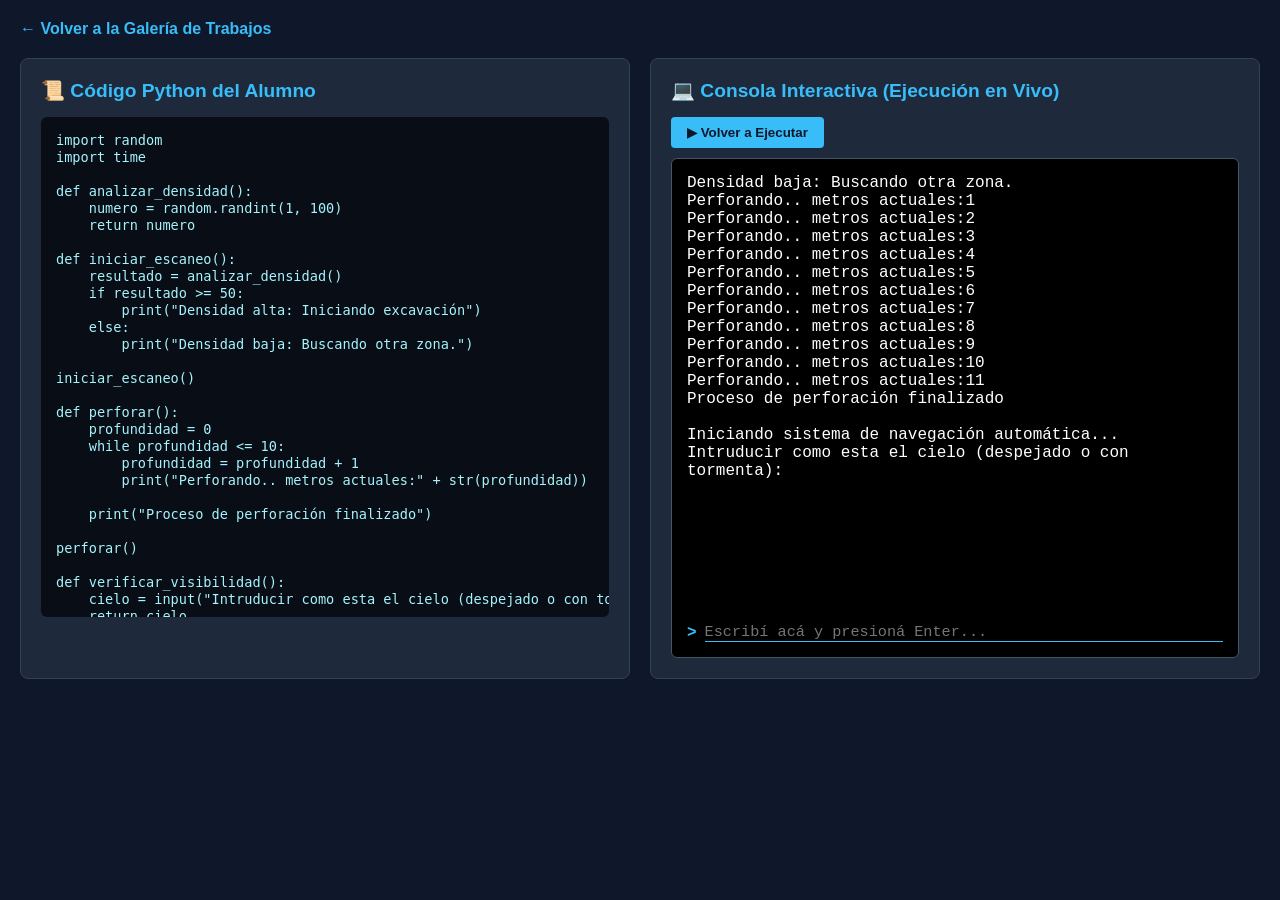
<file: L4/Grupo_2/index.html>
<!DOCTYPE html>
<html lang="es">
<head>
    <meta charset="UTF-8">
    <meta name="viewport" content="width=device-width, initial-scale=1.0">
    <title>Sistema del Rover - Trabajo de Alumno</title>
    <style>
        * { box-sizing: border-box; margin: 0; padding: 0; }
        html, body { width: 100%; overflow-x: hidden; }
        body { font-family: 'Segoe UI', Tahoma, Geneva, Verdana, sans-serif; background-color: #0f172a; color: #f8fafc; padding: 20px; }
        
        .header-volver { margin-bottom: 20px; }
        .header-volver a { color: #38bdf8; text-decoration: none; font-weight: bold; }
        .header-volver a:hover { text-decoration: underline; }

        .contenedor { 
            display: grid; 
            grid-template-columns: 1fr 1fr; 
            gap: 20px; 
            width: 100%; 
            max-width: 100%; 
            margin: 0 auto; 
        }
        
        @media (max-width: 900px) { 
            .contenedor { grid-template-columns: 1fr; } 
        }

        .panel { 
            background-color: #1e293b; 
            border-radius: 8px; 
            padding: 20px; 
            border: 1px solid #334155; 
            min-width: 0;
            width: 100%;
        }
        
        h2 { color: #38bdf8; margin-bottom: 15px; font-size: 1.2rem; }

        /* Estilo para el código */
        pre { 
            background-color: #090d16; 
            padding: 15px; 
            border-radius: 6px; 
            overflow-x: auto; 
            color: #a5f3fc; 
            font-family: 'Courier New', Courier, monospace; 
            font-size: 0.85rem; 
            height: 500px; 
            width: 100%;
        }

        /* Estilo para simular la consola */
        .consola-box { 
            background-color: #000000; 
            border-radius: 6px; 
            height: 500px; 
            border: 1px solid #475569; 
            width: 100%;
            max-width: 100%;
            padding: 15px;
            font-family: 'Courier New', Courier, monospace;
            color: #ffffff; /* Letra blanca */
            display: flex;
            flex-direction: column;
        }

        .consola-salida {
            flex-grow: 1;
            overflow-y: auto;
            white-space: pre-wrap;
            margin-bottom: 10px;
        }

        .consola-input-area {
            display: flex;
            gap: 8px;
            align-items: center;
        }

        .consola-input-area span {
            color: #38bdf8;
            font-weight: bold;
        }

        .consola-input-area input {
            background: transparent;
            border: none;
            border-bottom: 1px solid #38bdf8;
            color: #ffffff;
            font-family: inherit;
            font-size: 0.95rem;
            outline: none;
            flex-grow: 1;
        }

        .btn-ejecutar {
            background-color: #38bdf8;
            color: #0f172a;
            border: none;
            padding: 8px 16px;
            font-weight: bold;
            border-radius: 4px;
            cursor: pointer;
            margin-bottom: 10px;
        }
        .btn-ejecutar:hover { background-color: #0284c7; color: #fff; }
    </style>
</head>
<body>

    <div class="header-volver">
        <a href="../../index.html">← Volver a la Galería de Trabajos</a>
    </div>

    <div class="contenedor">
        <!-- LADO IZQUIERDO: CÓDIGO FUENTE DE PYTHON DEL ALUMNO -->
        <div class="panel">
            <h2>📜 Código Python del Alumno</h2>
            <pre><code>import random
import time

def analizar_densidad():
    numero = random.randint(1, 100)
    return numero

def iniciar_escaneo():
    resultado = analizar_densidad()
    if resultado >= 50:
        print("Densidad alta: Iniciando excavación")
    else:
        print("Densidad baja: Buscando otra zona.")

iniciar_escaneo()

def perforar():
    profundidad = 0
    while profundidad <= 10:
        profundidad = profundidad + 1
        print("Perforando.. metros actuales:" + str(profundidad))
        
    print("Proceso de perforación finalizado")

perforar()

def verificar_visibilidad():
    cielo = input("Intruducir como esta el cielo (despejado o con tormenta): ")
    return cielo

def navegar_a_base():
    kilometros_recorridos = 0 
    objetivo = 3
    print("Iniciando sistema de navegación automática...")
    while kilometros_recorridos < objetivo:
        respuesta_c = verificar_visibilidad()
        if respuesta_c == "despejado":
            kilometros_recorridos = kilometros_recorridos + 1
            print("Avanzando…")
            time.sleep(1)
        else:
            print("Tormenta detectada, esperando...")
            time.sleep(1)
    print("¡Misión cumplida! El Rover ha llegado a la base a salvo.")

navegar_a_base()</code></pre>
        </div>

        <!-- LADO DERECHO: CONSOLA INTERACTIVA -->
        <div class="panel">
            <h2>💻 Consola Interactiva (Ejecución en Vivo)</h2>
            <button class="btn-ejecutar" onclick="ejecutarPrograma()">▶ Volver a Ejecutar</button>
            <div class="consola-box">
                <div id="salida" class="consola-salida"></div>
                <div class="consola-input-area">
                    <span>&gt;</span>
                    <input type="text" id="inputUsuario" placeholder="Escribí acá y presioná Enter..." disabled onkeydown="manejarInput(event)">
                </div>
            </div>
        </div>
    </div>

    <script>
        const salida = document.getElementById('salida');
        const inputUsuario = document.getElementById('inputUsuario');
        let resolverInput = null;
        let kilometros_recorridos = 0;
        const objetivo = 3;

        function print(texto) {
            salida.innerText += texto + "\n";
            salida.scrollTop = salida.scrollHeight;
        }

        function sleep(ms) {
            return new Promise(resolve => setTimeout(resolve, ms));
        }

        // Simula la función input() integrándose a la pantalla directamente
        function pedirEntrada(mensaje) {
            print(mensaje);
            inputUsuario.disabled = false;
            inputUsuario.focus();
            return new Promise(resolve => {
                resolverInput = resolve;
            });
        }

        function manejarInput(e) {
            if (e.key === 'Enter') {
                const valor = inputUsuario.value;
                print("> " + valor); // Muestra la respuesta del usuario en la pantalla
                inputUsuario.value = "";
                inputUsuario.disabled = true;
                if (resolverInput) {
                    resolverInput(valor.trim().toLowerCase());
                }
            }
        }

        function analizar_densidad() {
            return Math.floor(Math.random() * 100) + 1;
        }

        function iniciar_escaneo() {
            let resultado = analizar_densidad();
            if (resultado >= 50) {
                print("Densidad alta: Iniciando excavación");
            } else {
                print("Densidad baja: Buscando otra zona.");
            }
        }

        async function perforar() {
            let profundidad = 0;
            while (profundidad <= 10) {
                profundidad = profundidad + 1;
                print("Perforando.. metros actuales:" + profundidad);
                await sleep(80);
            }
            print("Proceso de perforación finalizado\n");
        }

        async function navegar_a_base() {
            kilometros_recorridos = 0;
            print("Iniciando sistema de navegación automática...");
            
            // Bucle controlado para evitar cuelgues infinitos
            while (kilometros_recorridos < objetivo) {
                let respuesta_c = await pedirEntrada("Intruducir como esta el cielo (despejado o con tormenta):");
                
                if (respuesta_c === "despejado") {
                    kilometros_recorridos = kilometros_recorridos + 1;
                    print("Avanzando… (Km recorridos: " + kilometros_recorridos + "/" + objetivo + ")");
                    await sleep(500);
                } else {
                    print("Tormenta detectada, esperando a que despeje...");
                    await sleep(500);
                }
            }
            print("\n¡Misión cumplida! El Rover ha llegado a la base a salvo.");
        }

        async function ejecutarPrograma() {
            salida.innerText = "";
            inputUsuario.disabled = true;
            iniciar_escaneo();
            await perforar();
            await navegar_a_base();
        }

        window.onload = ejecutarPrograma;
    </script>
</body>
</html>
</file>
<file: L2/Trabajo Alumno 3/style.css>
img{
    width: 20%;
}
.imagen6{
    width: 70%;
}

.columnasFotos img{
    width: 60%;
    margin-left: 20%;
}

.columnasFotos img:hover{
    width: 70%;
    transition: 0.5s;
}
.columnasFotos{
    display: grid;
    grid-template-columns: 1fr 1fr;
}

.nivelesEducativos{
    display: grid;
    grid-template-columns: 1fr 1fr 1fr;
}


.horarios{
    display: grid;
    grid-template-columns: 1fr 1fr 1fr;
}
.bordes{
    border: 1px rgb(26, 73, 134) solid;
    border-radius: 50px;
    margin: 40px;
}
h1{
    background-color: rgb(26, 73, 134);
    color: white;
}

h2{
    background-color: rgb(39, 102, 185);
    color: white;
    width: 40%;
    margin-left: 30%;
}

body{
    text-align: center;
    background-color: rgb(83, 148, 233);
    font-family: Verdana, Geneva, Tahoma, sans-serif;
}

.deportes{
    display: grid;
    grid-template-columns: 1fr 1fr 1fr 1fr 1fr 1fr 1fr 1fr 1fr ;
}

.uniformes{
        display: grid;
    grid-template-columns: 1fr 1fr 1fr 1fr 1fr 1fr 1fr 1fr ;
    gap: 15px;
    padding: 10px;
}

.uniformes li{
    list-style: none;
}
.imagenes2 img{
    width: 50%;
}

.columnasElementos{
    display: grid;
    grid-template-columns: 1fr 1fr 1fr 1fr;
}



.columnasUniformes{
    display: grid;
    grid-template-columns: 1fr 1fr 1fr;
    margin-top: 10px;
}
.columnasUniformes img{
    width: 60%;
    margin-left: 20%;
}
.columnasUniformes h2{
    width: 70%;
    display: grid;
    align-items: center;
    margin: 15%;
}


a{
    border: 2px solid  rgb(26, 73, 134);
    color: white;
    background-color:  rgb(32, 87, 160);
    text-decoration: none;
    padding: 20px;
    margin-top: 100px;
    border-radius: 20px;
}
</file>
<file: L2/Trabajo_Alumno3/style.css>
img{
    width: 20%;
}
.imagen6{
    width: 70%;
}

.columnasFotos img{
    width: 60%;
    margin-left: 20%;
}

.columnasFotos img:hover{
    width: 70%;
    transition: 0.5s;
}
.columnasFotos{
    display: grid;
    grid-template-columns: 1fr 1fr;
}

.nivelesEducativos{
    display: grid;
    grid-template-columns: 1fr 1fr 1fr;
}


.horarios{
    display: grid;
    grid-template-columns: 1fr 1fr 1fr;
}
.bordes{
    border: 1px rgb(26, 73, 134) solid;
    border-radius: 50px;
    margin: 40px;
}
h1{
    background-color: rgb(26, 73, 134);
    color: white;
}

h2{
    background-color: rgb(39, 102, 185);
    color: white;
    width: 40%;
    margin-left: 30%;
}

body{
    text-align: center;
    background-color: rgb(83, 148, 233);
    font-family: Verdana, Geneva, Tahoma, sans-serif;
}

.deportes{
    display: grid;
    grid-template-columns: 1fr 1fr 1fr 1fr 1fr 1fr 1fr 1fr 1fr ;
}

.uniformes{
        display: grid;
    grid-template-columns: 1fr 1fr 1fr 1fr 1fr 1fr 1fr 1fr ;
    gap: 15px;
    padding: 10px;
}

.uniformes li{
    list-style: none;
}
.imagenes2 img{
    width: 50%;
}

.columnasElementos{
    display: grid;
    grid-template-columns: 1fr 1fr 1fr 1fr;
}



.columnasUniformes{
    display: grid;
    grid-template-columns: 1fr 1fr 1fr;
    margin-top: 10px;
}
.columnasUniformes img{
    width: 60%;
    margin-left: 20%;
}
.columnasUniformes h2{
    width: 70%;
    display: grid;
    align-items: center;
    margin: 15%;
}


a{
    border: 2px solid  rgb(26, 73, 134);
    color: white;
    background-color:  rgb(32, 87, 160);
    text-decoration: none;
    padding: 20px;
    margin-top: 100px;
    border-radius: 20px;
}
</file>
